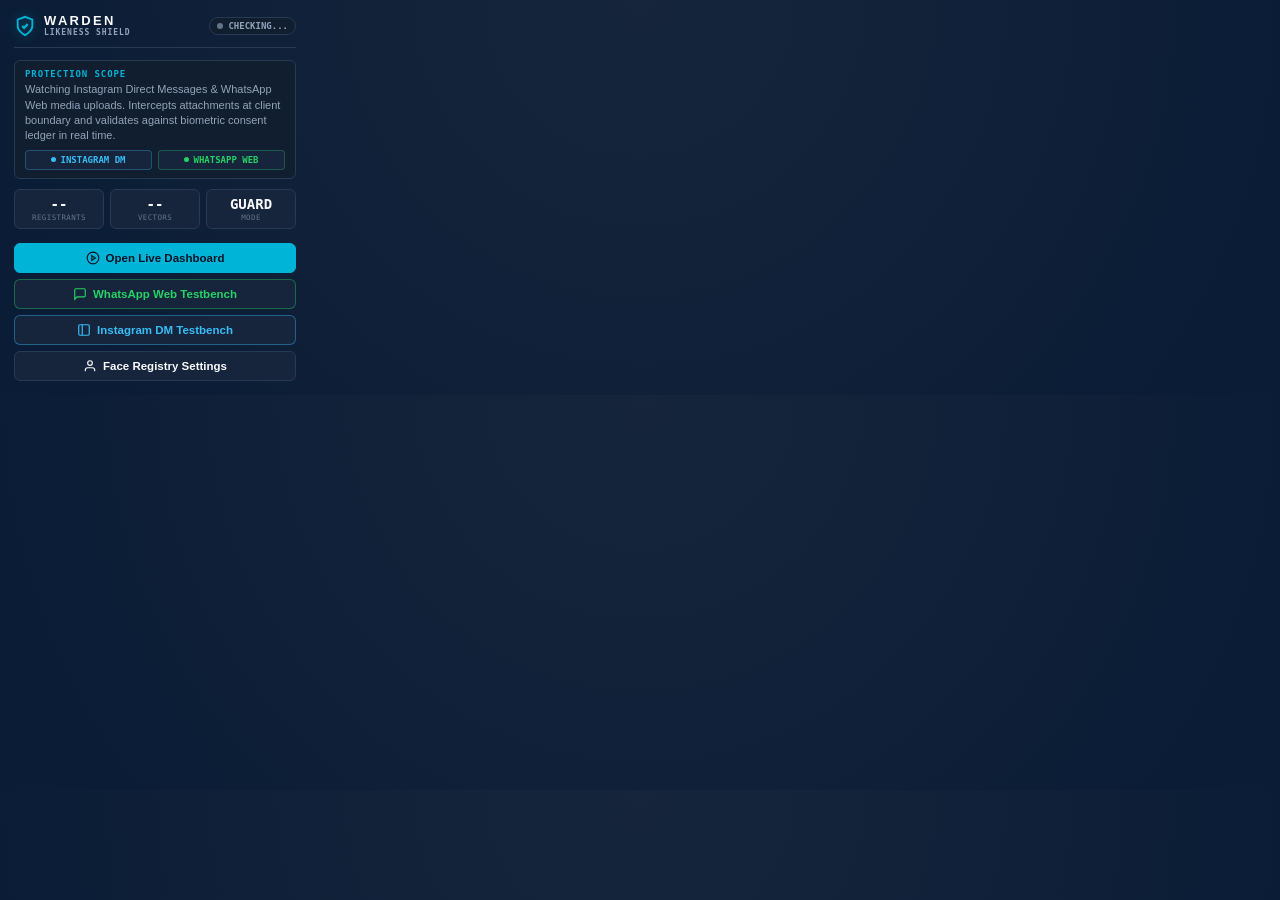
<file: extension/popup.html>
<!DOCTYPE html>
<html lang="en">
<head>
  <meta charset="UTF-8">
  <title>Warden Likeness Shield</title>
  <link rel="stylesheet" href="popup.css">
  <style>
    .platform-pills {
      display: flex;
      gap: 6px;
      margin-top: 6px;
    }
    .platform-pill {
      flex: 1;
      display: flex;
      align-items: center;
      justify-content: center;
      gap: 4px;
      padding: 4px;
      border-radius: 4px;
      background: #16253B;
      border: 1px solid #273A52;
      font-size: 9px;
      font-family: "JetBrains Mono", Consolas, monospace;
      font-weight: 600;
    }
    .platform-pill.ig {
      color: #38bdf8;
      border-color: rgba(56, 189, 248, 0.3);
    }
    .platform-pill.wa {
      color: #25d366;
      border-color: rgba(37, 211, 102, 0.3);
    }
    .pill-dot {
      width: 5px;
      height: 5px;
      border-radius: 50%;
      background: currentColor;
    }
  </style>
</head>
<body>
  <div class="popup-container">
    <div class="popup-header">
      <div class="brand-row">
        <svg class="shield-glyph" viewBox="0 0 24 24" fill="none" stroke="currentColor" stroke-width="2">
          <path d="M12 22s8-4 8-10V5l-8-3-8 3v7c0 6 8 10 8 10z"/>
          <path d="M9 12l2 2 4-4" stroke-width="2.5"/>
        </svg>
        <div class="title-stack">
          <span class="brand-name">WARDEN</span>
          <span class="brand-sub">LIKENESS SHIELD</span>
        </div>
      </div>
      <div class="status-pill" id="server-status-pill">
        <span class="status-dot" id="server-dot"></span>
        <span class="status-label" id="server-status-label">CHECKING...</span>
      </div>
    </div>

    <div class="popup-body">
      <div class="info-card">
        <div class="card-title">PROTECTION SCOPE</div>
        <div class="card-desc">
          Watching Instagram Direct Messages &amp; WhatsApp Web media uploads. Intercepts attachments at client boundary and validates against biometric consent ledger in real time.
        </div>
        <div class="platform-pills">
          <div class="platform-pill ig">
            <span class="pill-dot"></span> INSTAGRAM DM
          </div>
          <div class="platform-pill wa">
            <span class="pill-dot"></span> WHATSAPP WEB
          </div>
        </div>
      </div>

      <div class="stats-row">
        <div class="stat-box">
          <div class="stat-val" id="stat-registrants">--</div>
          <div class="stat-lbl">REGISTRANTS</div>
        </div>
        <div class="stat-box">
          <div class="stat-val" id="stat-vectors">--</div>
          <div class="stat-lbl">VECTORS</div>
        </div>
        <div class="stat-box">
          <div class="stat-val" id="stat-mode">GUARD</div>
          <div class="stat-lbl">MODE</div>
        </div>
      </div>
    </div>

    <div class="popup-footer">
      <button class="action-btn primary-btn" id="btn-open-dashboard">
        <svg width="14" height="14" viewBox="0 0 24 24" fill="none" stroke="currentColor" stroke-width="2"><circle cx="12" cy="12" r="10"/><polygon points="10 8 16 12 10 16 10 8"/></svg>
        Open Live Dashboard
      </button>
      <button class="action-btn secondary-btn" id="btn-open-wa-testbench" style="border-color: rgba(37, 211, 102, 0.4); color: #25d366;">
        <svg width="14" height="14" viewBox="0 0 24 24" fill="none" stroke="currentColor" stroke-width="2"><path d="M21 15a2 2 0 0 1-2 2H7l-4 4V5a2 2 0 0 1 2-2h14a2 2 0 0 1 2 2z"/></svg>
        WhatsApp Web Testbench
      </button>
      <button class="action-btn secondary-btn" id="btn-open-testbench" style="border-color: rgba(56, 189, 248, 0.4); color: #38bdf8;">
        <svg width="14" height="14" viewBox="0 0 24 24" fill="none" stroke="currentColor" stroke-width="2"><rect x="3" y="3" width="18" height="18" rx="2"/><path d="M9 3v18"/></svg>
        Instagram DM Testbench
      </button>
      <button class="action-btn secondary-btn" id="btn-open-ig-registry">
        <svg width="14" height="14" viewBox="0 0 24 24" fill="none" stroke="currentColor" stroke-width="2"><path d="M20 21v-2a4 4 0 0 0-4-4H8a4 4 0 0 0-4 4v2"/><circle cx="12" cy="7" r="4"/></svg>
        Face Registry Settings
      </button>
    </div>
  </div>

  <script src="popup.js"></script>
</body>
</html>
</file>
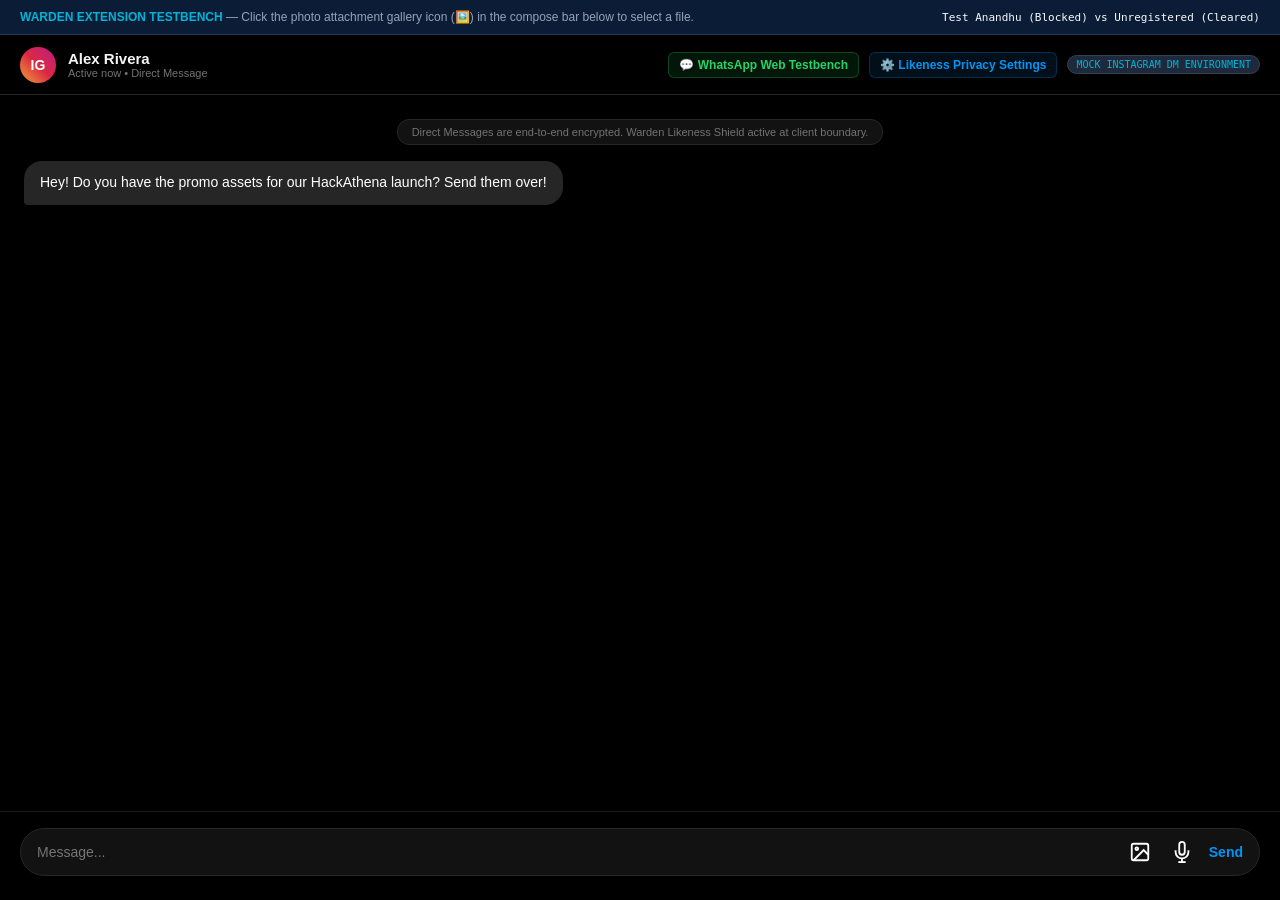
<file: extension/test_instagram_dm_mock.html>
<!DOCTYPE html>
<html lang="en">
<head>
  <meta charset="UTF-8">
  <meta name="viewport" content="width=device-width, initial-scale=1.0">
  <title>Instagram Direct — Mock Chat Attachment Testbench</title>
  <link rel="stylesheet" href="/extension/content.css">
  <script src="/extension/content.js" defer></script>
  <style>
    * {
      margin: 0;
      padding: 0;
      box-sizing: border-box;
    }
    body {
      background-color: #000000;
      color: #F5F5F5;
      font-family: -apple-system, BlinkMacSystemFont, "Segoe UI", Roboto, Helvetica, Arial, sans-serif;
      height: 100vh;
      display: flex;
      flex-direction: column;
    }

    /* Top simulated IG navbar */
    .ig-header {
      height: 60px;
      border-bottom: 1px solid #262626;
      display: flex;
      align-items: center;
      justify-content: space-between;
      padding: 0 20px;
      background: #000000;
    }
    .ig-user-profile {
      display: flex;
      align-items: center;
      gap: 12px;
    }
    .ig-avatar {
      width: 36px;
      height: 36px;
      border-radius: 50%;
      background: linear-gradient(45deg, #f09433 0%, #e6683c 25%, #dc2743 50%, #cc2366 75%, #bc1888 100%);
      display: flex;
      align-items: center;
      justify-content: center;
      font-weight: 700;
      font-size: 14px;
      color: #fff;
    }
    .ig-username {
      font-weight: 600;
      font-size: 15px;
    }
    .ig-badge-test {
      font-size: 10px;
      padding: 3px 8px;
      background: #1e293b;
      border: 1px solid #334155;
      border-radius: 99px;
      color: #00B4D8;
      font-family: monospace;
    }

    /* Main chat scroll container */
    .ig-chat-area {
      flex: 1;
      padding: 24px;
      overflow-y: auto;
      display: flex;
      flex-direction: column;
      gap: 16px;
    }
    .chat-bubble {
      max-width: 65%;
      padding: 12px 16px;
      border-radius: 18px;
      font-size: 14px;
      line-height: 1.4;
    }
    .bubble-incoming {
      align-self: flex-start;
      background-color: #262626;
      color: #fff;
      border-bottom-left-radius: 4px;
    }
    .bubble-outgoing {
      align-self: flex-end;
      background-color: #3797f0;
      color: #fff;
      border-bottom-right-radius: 4px;
    }
    .system-notice {
      align-self: center;
      text-align: center;
      font-size: 11px;
      color: #737373;
      background: #121212;
      padding: 6px 14px;
      border-radius: 12px;
      border: 1px solid #262626;
      max-width: 500px;
    }

    /* Attached image preview inside chat */
    .attached-preview-card {
      align-self: flex-end;
      background: #1a1a1a;
      border: 1px solid #333;
      border-radius: 14px;
      overflow: hidden;
      max-width: 240px;
      margin-top: 4px;
      animation: fadeIn 0.3s ease;
    }
    .attached-preview-card img {
      width: 100%;
      max-height: 200px;
      object-fit: cover;
      display: block;
    }
    .attached-meta {
      padding: 8px 10px;
      font-size: 11px;
      color: #2A9D8F;
      font-weight: 600;
      display: flex;
      align-items: center;
      gap: 6px;
    }

    @keyframes fadeIn {
      from { opacity: 0; transform: scale(0.95); }
      to { opacity: 1; transform: scale(1); }
    }

    /* Compose input bar at bottom */
    .ig-composer-container {
      padding: 16px 20px 24px 20px;
      background: #000000;
      border-top: 1px solid #1a1a1a;
    }
    .ig-composer-box {
      border: 1px solid #262626;
      border-radius: 24px;
      padding: 8px 16px;
      display: flex;
      align-items: center;
      gap: 12px;
      background: #121212;
      transition: border-color 0.2s ease;
    }
    .ig-composer-box:focus-within {
      border-color: #555555;
    }
    .ig-input-text {
      flex: 1;
      background: transparent;
      border: none;
      outline: none;
      color: #fff;
      font-size: 14px;
    }
    .ig-composer-actions {
      display: flex;
      align-items: center;
      gap: 12px;
    }
    .ig-icon-btn {
      background: none;
      border: none;
      color: #fff;
      cursor: pointer;
      display: flex;
      align-items: center;
      justify-content: center;
      padding: 4px;
      border-radius: 50%;
      transition: opacity 0.15s ease;
    }
    .ig-icon-btn:hover {
      opacity: 0.7;
    }
    .ig-send-btn {
      color: #0095f6;
      font-weight: 600;
      font-size: 14px;
      background: none;
      border: none;
      cursor: pointer;
    }

    /* Instructions sidebar / banner */
    .test-instructions {
      background: #0B1D36;
      border-bottom: 1px solid #273A52;
      padding: 10px 20px;
      font-size: 12px;
      color: #94A3B8;
      display: flex;
      align-items: center;
      justify-content: space-between;
    }
    .test-instructions strong {
      color: #00B4D8;
    }
  </style>
</head>
<body>

  <div class="test-instructions">
    <div>
      <strong>WARDEN EXTENSION TESTBENCH</strong> — Click the photo attachment gallery icon (🖼️) in the compose bar below to select a file.
    </div>
    <div style="font-family: monospace; font-size: 11px; color: #F8FAFC;">
      Test Anandhu (Blocked) vs Unregistered (Cleared)
    </div>
  </div>

  <header class="ig-header">
    <div class="ig-user-profile">
      <div class="ig-avatar">IG</div>
      <div>
        <div class="ig-username">Alex Rivera</div>
        <div style="font-size: 11px; color: #737373;">Active now • Direct Message</div>
      </div>
    </div>
    <div style="display: flex; align-items: center; gap: 10px;">
      <a href="/test_whatsapp_web_mock.html" style="font-size: 12px; color: #25d366; text-decoration: none; font-weight: 600; padding: 5px 10px; border-radius: 6px; background: rgba(37, 211, 102, 0.1); border: 1px solid rgba(37, 211, 102, 0.25);">
        💬 WhatsApp Web Testbench
      </a>
      <a href="/mock_instagram_registry.html" style="font-size: 12px; color: #0095f6; text-decoration: none; font-weight: 600; padding: 5px 10px; border-radius: 6px; background: rgba(0, 149, 246, 0.1); border: 1px solid rgba(0, 149, 246, 0.25);">
        ⚙️ Likeness Privacy Settings
      </a>
      <div class="ig-badge-test">MOCK INSTAGRAM DM ENVIRONMENT</div>
    </div>
  </header>

  <main class="ig-chat-area" id="chat-messages" role="main">
    <div class="system-notice">
      Direct Messages are end-to-end encrypted. Warden Likeness Shield active at client boundary.
    </div>
    <div class="chat-bubble bubble-incoming">
      Hey! Do you have the promo assets for our HackAthena launch? Send them over!
    </div>
  </main>

  <div class="ig-composer-container">
    <div class="ig-composer-box">
      <!-- Hidden native file input identical to Instagram DM -->
      <input type="file" id="dm-photo-input" accept="image/jpeg,image/png,image/webp,video/mp4,video/quicktime" multiple style="display:none;" />

      <input type="text" class="ig-input-text" id="dm-text-input" placeholder="Message..." />

      <div class="ig-composer-actions">
        <!-- Photo Attachment Button (Targeted by Extension) -->
        <button class="ig-icon-btn" id="dm-attach-photo-btn" title="Add Photo or Video" aria-label="Add Photo or Video">
          <svg width="22" height="22" viewBox="0 0 24 24" fill="none" stroke="currentColor" stroke-width="2">
            <rect x="3" y="3" width="18" height="18" rx="2" ry="2"></rect>
            <circle cx="8.5" cy="8.5" r="1.5"></circle>
            <polyline points="21 15 16 10 5 21"></polyline>
          </svg>
        </button>

        <!-- Voice Note Button -->
        <button class="ig-icon-btn" title="Record Voice Message" aria-label="Record Voice Message">
          <svg width="22" height="22" viewBox="0 0 24 24" fill="none" stroke="currentColor" stroke-width="2">
            <path d="M12 1a3 3 0 0 0-3 3v8a3 3 0 0 0 6 0V4a3 3 0 0 0-3-3z"></path>
            <path d="M19 10v2a7 7 0 0 1-14 0v-2"></path>
            <line x1="12" y1="19" x2="12" y2="23"></line>
            <line x1="8" y1="23" x2="16" y2="23"></line>
          </svg>
        </button>

        <button class="ig-send-btn" id="dm-send-btn">Send</button>
      </div>
    </div>
  </div>

  <script>
    // Native simulated Instagram DM attach handler
    const attachBtn = document.getElementById("dm-attach-photo-btn");
    const fileInput = document.getElementById("dm-photo-input");
    const chatArea = document.getElementById("chat-messages");

    attachBtn.addEventListener("click", () => {
      fileInput.click();
    });

    // Native Instagram DM file change event
    // NOTE: If Warden blocks the file, this listener will NEVER be executed!
    // If Warden clears the file, this listener executes normally and attaches the photo.
    fileInput.addEventListener("change", (e) => {
      const files = e.target.files;
      if (!files || files.length === 0) return;

      console.log(`[Native Instagram UI] ${files.length} attachment(s) received and permitted:`, Array.from(files).map(f => f.name));

      Array.from(files).forEach((file) => {
        const isVideo = (file.type && file.type.startsWith("video/")) || /\.(mp4|webm|avi|mov)$/i.test(file.name);
        const mediaUrl = URL.createObjectURL(file);
        const card = document.createElement("div");
        card.className = "attached-preview-card";
        const mediaTag = isVideo 
          ? `<video src="${mediaUrl}" controls autoplay muted style="width:100%; max-height:220px; border-radius:8px;"></video>`
          : `<img src="${mediaUrl}" alt="Attached Photo" />`;

        card.innerHTML = `
          ${mediaTag}
          <div class="attached-meta">
            <svg width="12" height="12" viewBox="0 0 24 24" fill="none" stroke="currentColor" stroke-width="2.5">
              <polyline points="20 6 9 17 4 12"></polyline>
            </svg>
            Attached: ${file.name.substring(0, 16)}...
          </div>
        `;
        chatArea.appendChild(card);
        chatArea.scrollTop = chatArea.scrollHeight;
      });
    });
  </script>
</body>
</html>
</file>
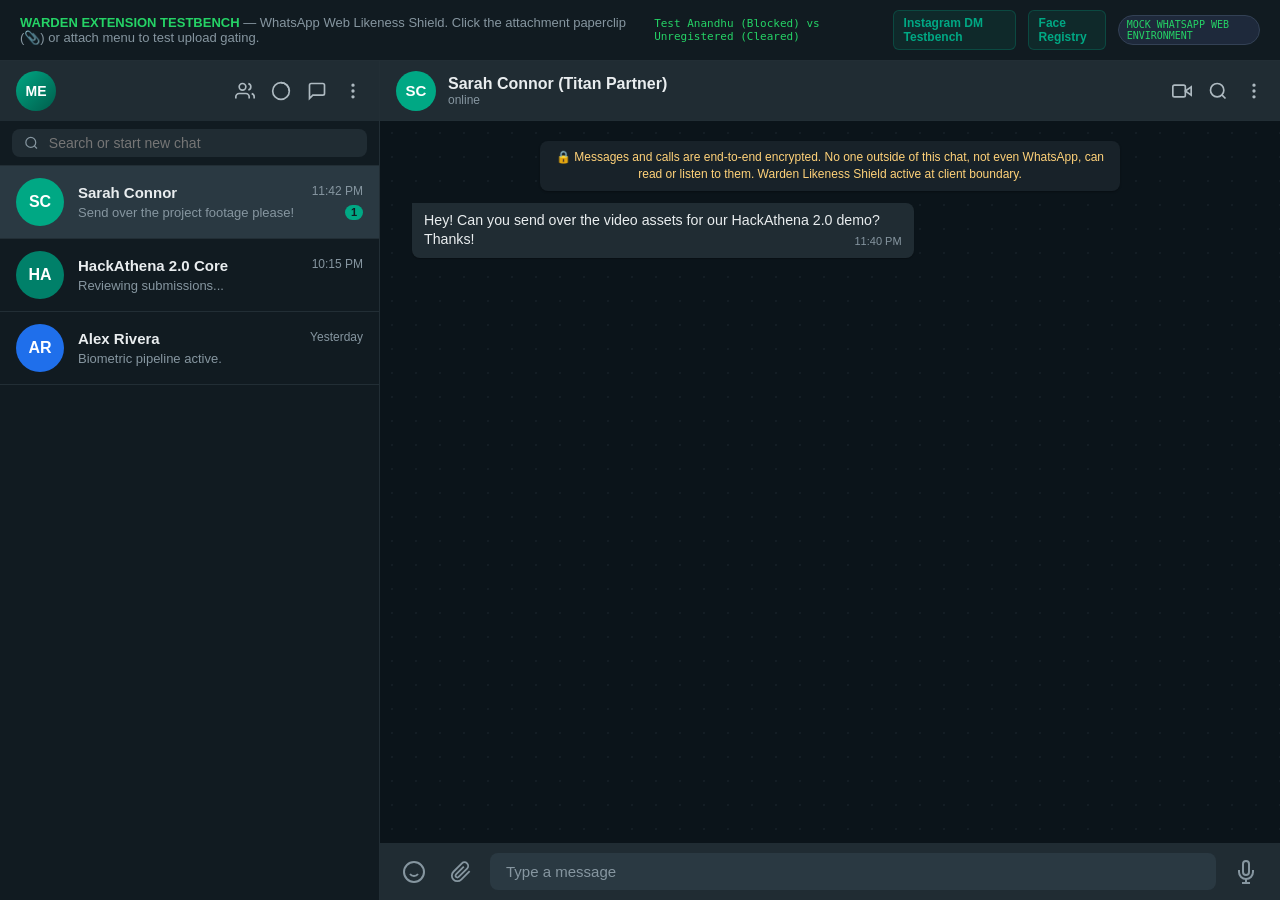
<file: extension/test_whatsapp_web_mock.html>
<!DOCTYPE html>
<html lang="en">
<head>
  <meta charset="UTF-8">
  <meta name="viewport" content="width=device-width, initial-scale=1.0">
  <title>WhatsApp Web — Mock Chat Attachment Testbench</title>
  <link rel="stylesheet" href="/extension/content.css">
  <script src="/extension/content.js" defer></script>
  <style>
    * {
      margin: 0;
      padding: 0;
      box-sizing: border-box;
    }
    body {
      background-color: #0c1317;
      color: #e9edef;
      font-family: -apple-system, BlinkMacSystemFont, "Segoe UI", Roboto, Helvetica, Arial, sans-serif;
      height: 100vh;
      display: flex;
      flex-direction: column;
      overflow: hidden;
    }

    /* Top simulated environment header */
    .test-instructions {
      background: #111b21;
      border-bottom: 1px solid #222e35;
      padding: 10px 20px;
      font-size: 13px;
      color: #8696a0;
      display: flex;
      align-items: center;
      justify-content: space-between;
      flex-shrink: 0;
    }
    .test-instructions strong {
      color: #25d366;
    }
    .test-links {
      display: flex;
      gap: 12px;
      align-items: center;
    }
    .test-btn-link {
      font-size: 12px;
      color: #00a884;
      text-decoration: none;
      font-weight: 600;
      padding: 5px 10px;
      border-radius: 6px;
      background: rgba(0, 168, 132, 0.1);
      border: 1px solid rgba(0, 168, 132, 0.25);
      transition: background 0.15s ease;
    }
    .test-btn-link:hover {
      background: rgba(0, 168, 132, 0.2);
    }
    .wa-badge-test {
      font-size: 10px;
      padding: 3px 8px;
      background: #1e293b;
      border: 1px solid #334155;
      border-radius: 99px;
      color: #25d366;
      font-family: monospace;
    }

    /* Main WhatsApp Web layout */
    .wa-container {
      flex: 1;
      display: flex;
      height: calc(100vh - 45px);
      overflow: hidden;
      background-color: #111b21;
    }

    /* Left Sidebar: Conversations */
    .wa-sidebar {
      width: 380px;
      background-color: #111b21;
      border-right: 1px solid #222e35;
      display: flex;
      flex-direction: column;
      flex-shrink: 0;
    }
    .wa-sidebar-header {
      height: 60px;
      background-color: #202c33;
      padding: 10px 16px;
      display: flex;
      align-items: center;
      justify-content: space-between;
    }
    .wa-my-avatar {
      width: 40px;
      height: 40px;
      border-radius: 50%;
      background: linear-gradient(135deg, #00a884, #005c4b);
      display: flex;
      align-items: center;
      justify-content: center;
      font-weight: bold;
      font-size: 14px;
      color: #fff;
    }
    .wa-header-icons {
      display: flex;
      gap: 16px;
      color: #aebac1;
    }
    .wa-icon-action {
      background: none;
      border: none;
      color: #aebac1;
      cursor: pointer;
      display: flex;
      align-items: center;
      justify-content: center;
    }
    .wa-icon-action:hover {
      color: #e9edef;
    }

    /* Search bar */
    .wa-search-box {
      padding: 8px 12px;
      background-color: #111b21;
      border-bottom: 1px solid #222e35;
    }
    .wa-search-input-wrap {
      background-color: #202c33;
      border-radius: 8px;
      display: flex;
      align-items: center;
      padding: 6px 12px;
      gap: 10px;
    }
    .wa-search-input {
      background: none;
      border: none;
      outline: none;
      color: #d1d7db;
      font-size: 14px;
      width: 100%;
    }

    /* Chat list */
    .wa-chat-list {
      flex: 1;
      overflow-y: auto;
    }
    .wa-chat-item {
      display: flex;
      align-items: center;
      gap: 14px;
      padding: 12px 16px;
      cursor: pointer;
      border-bottom: 1px solid #222e35;
      transition: background 0.15s ease;
    }
    .wa-chat-item:hover {
      background-color: #202c33;
    }
    .wa-chat-item.active {
      background-color: #2a3942;
    }
    .wa-chat-avatar {
      width: 48px;
      height: 48px;
      border-radius: 50%;
      background: #00a884;
      display: flex;
      align-items: center;
      justify-content: center;
      font-weight: 700;
      font-size: 16px;
      color: #fff;
      flex-shrink: 0;
    }
    .wa-chat-info {
      flex: 1;
      min-width: 0;
    }
    .wa-chat-top {
      display: flex;
      justify-content: space-between;
      margin-bottom: 4px;
    }
    .wa-chat-name {
      font-weight: 600;
      font-size: 15px;
      color: #e9edef;
    }
    .wa-chat-time {
      font-size: 12px;
      color: #8696a0;
    }
    .wa-chat-sub {
      display: flex;
      justify-content: space-between;
      font-size: 13px;
      color: #8696a0;
      white-space: nowrap;
      overflow: hidden;
      text-overflow: ellipsis;
    }
    .wa-unread-badge {
      background-color: #00a884;
      color: #111b21;
      font-size: 11px;
      font-weight: bold;
      border-radius: 10px;
      padding: 1px 6px;
    }

    /* Right Chat Main Area */
    .wa-chat-area {
      flex: 1;
      display: flex;
      flex-direction: column;
      background-color: #0b141a;
      position: relative;
    }

    /* Chat header */
    .wa-chat-header {
      height: 60px;
      background-color: #202c33;
      padding: 10px 16px;
      display: flex;
      align-items: center;
      justify-content: space-between;
      border-bottom: 1px solid #222e35;
      z-index: 10;
    }
    .wa-chat-partner {
      display: flex;
      align-items: center;
      gap: 12px;
    }
    .wa-partner-avatar {
      width: 40px;
      height: 40px;
      border-radius: 50%;
      background: #00a884;
      display: flex;
      align-items: center;
      justify-content: center;
      font-weight: 700;
      font-size: 15px;
      color: #fff;
    }
    .wa-partner-name {
      font-size: 16px;
      font-weight: 600;
      color: #e9edef;
    }
    .wa-partner-status {
      font-size: 12px;
      color: #8696a0;
    }

    /* Message history container with subtle doodle background */
    .wa-messages-box {
      flex: 1;
      padding: 20px 32px;
      overflow-y: auto;
      display: flex;
      flex-direction: column;
      gap: 12px;
      background-color: #0b141a;
      background-image: radial-gradient(rgba(32, 44, 51, 0.4) 1px, transparent 1px);
      background-size: 24px 24px;
    }

    /* Encryption notice */
    .wa-encryption-pill {
      align-self: center;
      text-align: center;
      font-size: 12px;
      color: #ffd279;
      background: #182229;
      padding: 8px 16px;
      border-radius: 8px;
      max-width: 580px;
      box-shadow: 0 1px 2px rgba(0,0,0,0.3);
      line-height: 1.4;
    }

    /* Chat Bubbles */
    .wa-bubble {
      max-width: 60%;
      padding: 8px 12px;
      border-radius: 8px;
      font-size: 14.2px;
      line-height: 1.4;
      position: relative;
      box-shadow: 0 1px 1px rgba(0,0,0,0.25);
    }
    .wa-bubble-incoming {
      align-self: flex-start;
      background-color: #202c33;
      color: #e9edef;
      border-top-left-radius: 0px;
    }
    .wa-bubble-outgoing {
      align-self: flex-end;
      background-color: #005c4b;
      color: #e9edef;
      border-top-right-radius: 0px;
    }
    .wa-bubble-meta {
      font-size: 11px;
      color: #8696a0;
      float: right;
      margin-left: 12px;
      margin-top: 4px;
      display: flex;
      align-items: center;
      gap: 4px;
    }
    .wa-bubble-outgoing .wa-bubble-meta {
      color: #8696a0;
    }
    .wa-check-blue {
      color: #53bdeb;
    }

    /* Media attachment message preview */
    .wa-media-preview-card {
      align-self: flex-end;
      background: #005c4b;
      border-radius: 8px;
      overflow: hidden;
      max-width: 280px;
      border-top-right-radius: 0;
      box-shadow: 0 2px 4px rgba(0,0,0,0.3);
      animation: waPopIn 0.25s ease;
    }
    @keyframes waPopIn {
      from { opacity: 0; transform: scale(0.95); }
      to { opacity: 1; transform: scale(1); }
    }
    .wa-media-preview-card img,
    .wa-media-preview-card video {
      width: 100%;
      max-height: 240px;
      object-fit: cover;
      display: block;
    }
    .wa-media-preview-card .wa-media-caption {
      padding: 8px 12px;
      font-size: 13.5px;
      display: flex;
      justify-content: space-between;
      align-items: center;
    }

    /* Bottom Composer Bar */
    .wa-composer {
      background-color: #202c33;
      padding: 10px 16px;
      display: flex;
      align-items: center;
      gap: 12px;
      position: relative;
    }
    .wa-btn-icon {
      background: none;
      border: none;
      color: #8696a0;
      cursor: pointer;
      padding: 6px;
      border-radius: 50%;
      display: flex;
      align-items: center;
      justify-content: center;
      transition: color 0.15s, background 0.15s;
    }
    .wa-btn-icon:hover {
      color: #d1d7db;
      background: rgba(255,255,255,0.05);
    }
    .wa-input-text {
      flex: 1;
      background-color: #2a3942;
      border: none;
      outline: none;
      color: #d1d7db;
      font-size: 15px;
      padding: 10px 16px;
      border-radius: 8px;
    }
    .wa-input-text::placeholder {
      color: #8696a0;
    }

    /* Interactive Attach Menu Popup */
    .wa-attach-menu {
      position: absolute;
      bottom: 64px;
      left: 48px;
      background-color: #233138;
      border-radius: 12px;
      box-shadow: 0 4px 16px rgba(0,0,0,0.5);
      padding: 8px;
      display: none;
      flex-direction: column;
      gap: 4px;
      z-index: 100;
      min-width: 180px;
      border: 1px solid #2a3942;
    }
    .wa-attach-menu.open {
      display: flex;
    }
    .wa-attach-item {
      display: flex;
      align-items: center;
      gap: 12px;
      padding: 10px 12px;
      border-radius: 8px;
      background: none;
      border: none;
      color: #e9edef;
      font-size: 14px;
      cursor: pointer;
      text-align: left;
      transition: background 0.15s ease;
      width: 100%;
    }
    .wa-attach-item:hover {
      background-color: #182229;
    }
    .wa-attach-icon-circle {
      width: 32px;
      height: 32px;
      border-radius: 50%;
      display: flex;
      align-items: center;
      justify-content: center;
      color: white;
    }
  </style>
</head>
<body>

  <!-- Instructions banner -->
  <div class="test-instructions">
    <div>
      <strong>WARDEN EXTENSION TESTBENCH</strong> — WhatsApp Web Likeness Shield. Click the attachment paperclip (📎) or attach menu to test upload gating.
    </div>
    <div class="test-links">
      <div style="font-family: monospace; font-size: 11px; color: #25D366;">
        Test Anandhu (Blocked) vs Unregistered (Cleared)
      </div>
      <a href="/test_instagram_dm_mock.html" class="test-btn-link">
        Instagram DM Testbench
      </a>
      <a href="/mock_instagram_registry.html" class="test-btn-link">
        Face Registry
      </a>
      <div class="wa-badge-test">MOCK WHATSAPP WEB ENVIRONMENT</div>
    </div>
  </div>

  <div class="wa-container">
    <!-- Left Chat Sidebar -->
    <aside class="wa-sidebar">
      <div class="wa-sidebar-header">
        <div class="wa-my-avatar">ME</div>
        <div class="wa-header-icons">
          <button class="wa-icon-action" title="Communities">
            <svg width="20" height="20" viewBox="0 0 24 24" fill="none" stroke="currentColor" stroke-width="2"><path d="M17 21v-2a4 4 0 0 0-4-4H5a4 4 0 0 0-4 4v2"/><circle cx="9" cy="7" r="4"/><path d="M23 21v-2a4 4 0 0 0-3-3.87"/><path d="M16 3.13a4 4 0 0 1 0 7.75"/></svg>
          </button>
          <button class="wa-icon-action" title="Status">
            <svg width="20" height="20" viewBox="0 0 24 24" fill="none" stroke="currentColor" stroke-width="2"><circle cx="12" cy="12" r="10"/><path d="M12 2a10 10 0 0 1 10 10"/></svg>
          </button>
          <button class="wa-icon-action" title="New Chat">
            <svg width="20" height="20" viewBox="0 0 24 24" fill="none" stroke="currentColor" stroke-width="2"><path d="M21 15a2 2 0 0 1-2 2H7l-4 4V5a2 2 0 0 1 2-2h14a2 2 0 0 1 2 2z"/></svg>
          </button>
          <button class="wa-icon-action" title="Menu">
            <svg width="20" height="20" viewBox="0 0 24 24" fill="none" stroke="currentColor" stroke-width="2"><circle cx="12" cy="12" r="1"/><circle cx="12" cy="5" r="1"/><circle cx="12" cy="19" r="1"/></svg>
          </button>
        </div>
      </div>

      <div class="wa-search-box">
        <div class="wa-search-input-wrap">
          <svg width="16" height="16" viewBox="0 0 24 24" fill="none" stroke="#8696a0" stroke-width="2"><circle cx="11" cy="11" r="8"/><line x1="21" y1="21" x2="16.65" y2="16.65"/></svg>
          <input type="text" class="wa-search-input" placeholder="Search or start new chat">
        </div>
      </div>

      <div class="wa-chat-list">
        <div class="wa-chat-item active">
          <div class="wa-chat-avatar" style="background:#00a884;">SC</div>
          <div class="wa-chat-info">
            <div class="wa-chat-top">
              <span class="wa-chat-name">Sarah Connor</span>
              <span class="wa-chat-time">11:42 PM</span>
            </div>
            <div class="wa-chat-sub">
              <span>Send over the project footage please!</span>
              <span class="wa-unread-badge">1</span>
            </div>
          </div>
        </div>

        <div class="wa-chat-item">
          <div class="wa-chat-avatar" style="background:#008069;">HA</div>
          <div class="wa-chat-info">
            <div class="wa-chat-top">
              <span class="wa-chat-name">HackAthena 2.0 Core</span>
              <span class="wa-chat-time">10:15 PM</span>
            </div>
            <div class="wa-chat-sub">
              <span>Reviewing submissions...</span>
            </div>
          </div>
        </div>

        <div class="wa-chat-item">
          <div class="wa-chat-avatar" style="background:#1f6feb;">AR</div>
          <div class="wa-chat-info">
            <div class="wa-chat-top">
              <span class="wa-chat-name">Alex Rivera</span>
              <span class="wa-chat-time">Yesterday</span>
            </div>
            <div class="wa-chat-sub">
              <span>Biometric pipeline active.</span>
            </div>
          </div>
        </div>
      </div>
    </aside>

    <!-- Right Chat Main Panel -->
    <main class="wa-chat-area">
      <header class="wa-chat-header">
        <div class="wa-chat-partner">
          <div class="wa-partner-avatar">SC</div>
          <div>
            <div class="wa-partner-name">Sarah Connor (Titan Partner)</div>
            <div class="wa-partner-status">online</div>
          </div>
        </div>
        <div class="wa-header-icons">
          <button class="wa-icon-action" title="Video call">
            <svg width="20" height="20" viewBox="0 0 24 24" fill="none" stroke="currentColor" stroke-width="2"><polygon points="23 7 16 12 23 17 23 7"/><rect x="1" y="5" width="15" height="14" rx="2" ry="2"/></svg>
          </button>
          <button class="wa-icon-action" title="Search messages">
            <svg width="20" height="20" viewBox="0 0 24 24" fill="none" stroke="currentColor" stroke-width="2"><circle cx="11" cy="11" r="8"/><line x1="21" y1="21" x2="16.65" y2="16.65"/></svg>
          </button>
          <button class="wa-icon-action" title="More options">
            <svg width="20" height="20" viewBox="0 0 24 24" fill="none" stroke="currentColor" stroke-width="2"><circle cx="12" cy="12" r="1"/><circle cx="12" cy="5" r="1"/><circle cx="12" cy="19" r="1"/></svg>
          </button>
        </div>
      </header>

      <div class="wa-messages-box" id="wa-messages-box">
        <div class="wa-encryption-pill">
          🔒 Messages and calls are end-to-end encrypted. No one outside of this chat, not even WhatsApp, can read or listen to them. Warden Likeness Shield active at client boundary.
        </div>

        <div class="wa-bubble wa-bubble-incoming">
          Hey! Can you send over the video assets for our HackAthena 2.0 demo? Thanks!
          <span class="wa-bubble-meta">11:40 PM</span>
        </div>
      </div>

      <!-- Attach menu popup -->
      <div class="wa-attach-menu" id="wa-attach-menu">
        <button class="wa-attach-item" id="wa-menu-photos">
          <div class="wa-attach-icon-circle" style="background:#ac44cf;">
            <svg width="18" height="18" viewBox="0 0 24 24" fill="none" stroke="currentColor" stroke-width="2"><rect x="3" y="3" width="18" height="18" rx="2"/><circle cx="8.5" cy="8.5" r="1.5"/><polyline points="21 15 16 10 5 21"/></svg>
          </div>
          <span>Photos &amp; videos</span>
        </button>
        <button class="wa-attach-item" id="wa-menu-camera">
          <div class="wa-attach-icon-circle" style="background:#eb4034;">
            <svg width="18" height="18" viewBox="0 0 24 24" fill="none" stroke="currentColor" stroke-width="2"><path d="M23 19a2 2 0 0 1-2 2H3a2 2 0 0 1-2-2V8a2 2 0 0 1 2-2h4l2-3h6l2 3h4a2 2 0 0 1 2 2z"/><circle cx="12" cy="13" r="4"/></svg>
          </div>
          <span>Camera</span>
        </button>
        <button class="wa-attach-item" id="wa-menu-document">
          <div class="wa-attach-icon-circle" style="background:#5157ae;">
            <svg width="18" height="18" viewBox="0 0 24 24" fill="none" stroke="currentColor" stroke-width="2"><path d="M14 2H6a2 2 0 0 0-2 2v16a2 2 0 0 0 2 2h12a2 2 0 0 0 2-2V8z"/><polyline points="14 2 14 8 20 8"/></svg>
          </div>
          <span>Document</span>
        </button>
      </div>

      <!-- Composer Bar -->
      <div class="wa-composer">
        <!-- Hidden native file input identical to WhatsApp Web -->
        <input type="file" id="wa-photo-input" accept="image/jpeg,image/png,image/webp,video/mp4,video/quicktime,video/webm" multiple style="display:none;" />

        <button class="wa-btn-icon" title="Emoji">
          <svg width="24" height="24" viewBox="0 0 24 24" fill="none" stroke="currentColor" stroke-width="2"><circle cx="12" cy="12" r="10"/><path d="M8 14s1.5 2 4 2 4-2 4-2"/><line x1="9" y1="9" x2="9.01" y2="9"/><line x1="15" y1="9" x2="15.01" y2="9"/></svg>
        </button>

        <!-- Paperclip Attach Button (Targeted by Extension) -->
        <button class="wa-btn-icon" id="wa-attach-btn" title="Attach media" aria-label="Attach media">
          <svg width="22" height="22" viewBox="0 0 24 24" fill="none" stroke="currentColor" stroke-width="2"><path d="M21.44 11.05l-9.19 9.19a6 6 0 0 1-8.49-8.49l9.19-9.19a4 4 0 0 1 5.66 5.66l-9.2 9.19a2 2 0 0 1-2.83-2.83l8.49-8.48"/></svg>
        </button>

        <input type="text" class="wa-input-text" id="wa-text-input" placeholder="Type a message" />

        <button class="wa-btn-icon" id="wa-send-btn" title="Send or voice message">
          <svg width="24" height="24" viewBox="0 0 24 24" fill="none" stroke="currentColor" stroke-width="2"><path d="M12 1a3 3 0 0 0-3 3v8a3 3 0 0 0 6 0V4a3 3 0 0 0-3-3z"/><path d="M19 10v2a7 7 0 0 1-14 0v-2"/><line x1="12" y1="19" x2="12" y2="23"/><line x1="8" y1="23" x2="16" y2="23"/></svg>
        </button>
      </div>
    </main>
  </div>

  <script>
    const attachBtn = document.getElementById("wa-attach-btn");
    const attachMenu = document.getElementById("wa-attach-menu");
    const menuPhotos = document.getElementById("wa-menu-photos");
    const fileInput = document.getElementById("wa-photo-input");
    const messagesBox = document.getElementById("wa-messages-box");

    // Toggle menu
    attachBtn.addEventListener("click", (e) => {
      e.stopPropagation();
      attachMenu.classList.toggle("open");
    });

    document.addEventListener("click", () => {
      attachMenu.classList.remove("open");
    });

    menuPhotos.addEventListener("click", () => {
      attachMenu.classList.remove("open");
      fileInput.click();
    });

    // Native file input change listener (cleared files reach here after Warden approves)
    fileInput.addEventListener("change", (e) => {
      const files = e.target.files;
      if (!files || files.length === 0) return;

      console.log(`[Native WhatsApp Web UI] ${files.length} attachment(s) verified and received:`, Array.from(files).map(f => f.name));

      Array.from(files).forEach((file) => {
        const isVideo = (file.type && file.type.startsWith("video/")) || /\.(mp4|webm|avi|mov)$/i.test(file.name);
        const mediaUrl = URL.createObjectURL(file);
        const card = document.createElement("div");
        card.className = "wa-media-preview-card";

        const mediaTag = isVideo 
          ? `<video src="${mediaUrl}" controls autoplay muted style="width:100%; max-height:220px;"></video>`
          : `<img src="${mediaUrl}" alt="Attached Photo" />`;

        const timeNow = new Date().toLocaleTimeString([], { hour: '2-digit', minute: '2-digit' });

        card.innerHTML = `
          ${mediaTag}
          <div class="wa-media-caption">
            <span>${file.name.substring(0, 18)}...</span>
            <span class="wa-bubble-meta">
              ${timeNow}
              <span class="wa-check-blue">✓✓</span>
            </span>
          </div>
        `;
        messagesBox.appendChild(card);
        messagesBox.scrollTop = messagesBox.scrollHeight;
      });
    });
  </script>
</body>
</html>
</file>
<file: extension/popup.css>
/* ==========================================================================
   WARDEN — Chrome Extension Toolbar Popup Styling
   ========================================================================== */

* {
  margin: 0;
  padding: 0;
  box-sizing: border-box;
}

body {
  width: 310px;
  background-color: #0B1D36;
  background-image: radial-gradient(circle at 50% 0%, #16253B 0%, #0B1D36 85%);
  color: #F8FAFC;
  font-family: -apple-system, BlinkMacSystemFont, "Segoe UI", Roboto, sans-serif;
  overflow: hidden;
}

.popup-container {
  display: flex;
  flex-direction: column;
  padding: 14px;
  gap: 12px;
}

.popup-header {
  display: flex;
  align-items: center;
  justify-content: space-between;
  border-bottom: 1px solid #273A52;
  padding-bottom: 10px;
}

.brand-row {
  display: flex;
  align-items: center;
  gap: 8px;
}

.shield-glyph {
  width: 22px;
  height: 22px;
  color: #00B4D8;
  filter: drop-shadow(0 0 6px rgba(0, 180, 216, 0.4));
}

.title-stack {
  display: flex;
  flex-direction: column;
}

.brand-name {
  font-family: -apple-system, BlinkMacSystemFont, sans-serif;
  font-size: 13px;
  font-weight: 800;
  letter-spacing: 0.18em;
  color: #F8FAFC;
  line-height: 1.1;
}

.brand-sub {
  font-family: "JetBrains Mono", Consolas, monospace;
  font-size: 8px;
  font-weight: 600;
  letter-spacing: 0.12em;
  color: #94A3B8;
}

.status-pill {
  display: flex;
  align-items: center;
  gap: 5px;
  padding: 3px 7px;
  background: #101E30;
  border: 1px solid #273A52;
  border-radius: 99px;
  font-family: "JetBrains Mono", Consolas, monospace;
  font-size: 9px;
  font-weight: 600;
  color: #94A3B8;
}

.status-dot {
  width: 6px;
  height: 6px;
  border-radius: 50%;
  background: #64748B;
}

.status-pill.online {
  border-color: rgba(42, 157, 143, 0.4);
  color: #2A9D8F;
}

.status-pill.online .status-dot {
  background: #2A9D8F;
  box-shadow: 0 0 6px rgba(42, 157, 143, 0.6);
}

.status-pill.offline {
  border-color: rgba(230, 57, 70, 0.4);
  color: #E63946;
}

.status-pill.offline .status-dot {
  background: #E63946;
}

.popup-body {
  display: flex;
  flex-direction: column;
  gap: 10px;
}

.info-card {
  background: #101E30;
  border: 1px solid #273A52;
  border-radius: 6px;
  padding: 8px 10px;
}

.card-title {
  font-family: "JetBrains Mono", Consolas, monospace;
  font-size: 9px;
  font-weight: 700;
  letter-spacing: 0.1em;
  color: #00B4D8;
  margin-bottom: 3px;
}

.card-desc {
  font-size: 11px;
  line-height: 1.4;
  color: #94A3B8;
}

.stats-row {
  display: grid;
  grid-template-columns: repeat(3, 1fr);
  gap: 6px;
}

.stat-box {
  background: #16253B;
  border: 1px solid #273A52;
  border-radius: 6px;
  padding: 6px 4px;
  text-align: center;
}

.stat-val {
  font-family: "JetBrains Mono", Consolas, monospace;
  font-size: 14px;
  font-weight: 700;
  color: #F8FAFC;
}

.stat-lbl {
  font-family: "JetBrains Mono", Consolas, monospace;
  font-size: 7.5px;
  color: #64748B;
  letter-spacing: 0.05em;
  margin-top: 1px;
}

.popup-footer {
  display: flex;
  flex-direction: column;
  gap: 6px;
  margin-top: 2px;
}

.action-btn {
  display: flex;
  align-items: center;
  justify-content: center;
  gap: 6px;
  width: 100%;
  padding: 7px 10px;
  border-radius: 6px;
  font-family: -apple-system, BlinkMacSystemFont, sans-serif;
  font-size: 11.5px;
  font-weight: 600;
  cursor: pointer;
  transition: all 0.15s ease;
}

.primary-btn {
  background: #00B4D8;
  border: 1px solid #00B4D8;
  color: #071324;
}

.primary-btn:hover {
  background: #38bdf8;
  border-color: #38bdf8;
}

.secondary-btn {
  background: #16253B;
  border: 1px solid #273A52;
  color: #F8FAFC;
}

.secondary-btn:hover {
  background: #1E314B;
  border-color: #3D5575;
}
</file>
<file: extension/content.css>
/* ==========================================================================
   WARDEN — Instagram DM Upload Gating Badge (Content Script Styling)
   Consistent with Executive Obsidian & Cybersecurity Biometrics Aesthetic
   ========================================================================== */

.warden-dm-badge-container {
  position: fixed;
  bottom: 84px;
  right: 28px;
  z-index: 2147483647;
  display: flex;
  flex-direction: column;
  gap: 6px;
  pointer-events: all;
  animation: wardenSlideUp 0.25s cubic-bezier(0.16, 1, 0.3, 1) forwards;
  font-family: -apple-system, BlinkMacSystemFont, "Segoe UI", Roboto, sans-serif;
  box-sizing: border-box;
}

@keyframes wardenSlideUp {
  from {
    opacity: 0;
    transform: translateY(12px) scale(0.96);
  }
  to {
    opacity: 1;
    transform: translateY(0) scale(1);
  }
}

.warden-dm-badge {
  display: flex;
  align-items: flex-start;
  gap: 10px;
  background-color: #0B1D36;
  background-image: radial-gradient(circle at 10% 20%, #16253B 0%, #0B1D36 80%);
  border: 1px solid #273A52;
  border-radius: 9px;
  padding: 10px 14px;
  box-shadow: 0 10px 30px rgba(0, 0, 0, 0.65), 0 0 0 1px rgba(0, 180, 216, 0.12);
  min-width: 290px;
  max-width: 380px;
  transition: all 0.25s ease;
  user-select: none;
}

/* Icon block */
.warden-badge-icon {
  display: flex;
  align-items: center;
  justify-content: center;
  width: 28px;
  height: 28px;
  border-radius: 6px;
  background: #101E30;
  border: 1px solid #273A52;
  flex-shrink: 0;
  color: #00B4D8;
}

.warden-badge-body {
  display: flex;
  flex-direction: column;
  gap: 2px;
  flex: 1;
}

.warden-badge-header {
  display: flex;
  align-items: center;
  justify-content: space-between;
  gap: 8px;
}

.warden-badge-title {
  font-family: "JetBrains Mono", Consolas, monospace;
  font-size: 11px;
  font-weight: 700;
  letter-spacing: 0.08em;
  color: #F8FAFC;
  text-transform: uppercase;
}

.warden-badge-desc {
  font-family: -apple-system, BlinkMacSystemFont, sans-serif;
  font-size: 11.5px;
  line-height: 1.35;
  color: #94A3B8;
  margin-top: 1px;
}

.warden-badge-mono {
  font-family: "JetBrains Mono", Consolas, monospace;
  font-size: 10.5px;
  font-weight: 600;
  color: #CBD5E1;
  margin-top: 2px;
}

/* Close/Dismiss button */
.warden-badge-close {
  background: none;
  border: none;
  color: #64748B;
  cursor: pointer;
  padding: 2px;
  font-size: 14px;
  line-height: 1;
  transition: color 0.15s ease;
}

.warden-badge-close:hover {
  color: #F8FAFC;
}

/* Action buttons for offline / error */
.warden-badge-actions {
  display: flex;
  align-items: center;
  gap: 8px;
  margin-top: 6px;
}

.warden-btn-action {
  font-family: "JetBrains Mono", Consolas, monospace;
  font-size: 10px;
  font-weight: 600;
  padding: 4px 8px;
  border-radius: 4px;
  cursor: pointer;
  transition: all 0.15s ease;
  border: 1px solid transparent;
}

.warden-btn-allow {
  background: #1E293B;
  color: #E2E8F0;
  border-color: #334155;
}

.warden-btn-allow:hover {
  background: #334155;
  color: #FFFFFF;
}

.warden-btn-cancel {
  background: transparent;
  color: #94A3B8;
}

.warden-btn-cancel:hover {
  color: #E2E8F0;
}

/* ----------------------------------------------------
   STATE: CHECKING (ELECTRIC CYAN)
   ---------------------------------------------------- */
.warden-dm-badge.state-checking {
  border-color: #00B4D8;
  box-shadow: 0 10px 30px rgba(0, 0, 0, 0.65), 0 0 12px rgba(0, 180, 216, 0.25);
}

.warden-dm-badge.state-checking .warden-badge-icon {
  color: #00B4D8;
  border-color: rgba(0, 180, 216, 0.4);
}

.warden-spinner {
  width: 14px;
  height: 14px;
  border: 2px solid rgba(0, 180, 216, 0.25);
  border-top-color: #00B4D8;
  border-radius: 50%;
  animation: wardenSpin 0.75s linear infinite;
}

@keyframes wardenSpin {
  to {
    transform: rotate(360deg);
  }
}

/* ----------------------------------------------------
   STATE: PASSED / CLEARED (EMERALD)
   ---------------------------------------------------- */
.warden-dm-badge.state-pass {
  border-color: #2A9D8F;
  box-shadow: 0 10px 30px rgba(0, 0, 0, 0.65), 0 0 12px rgba(42, 157, 143, 0.25);
}

.warden-dm-badge.state-pass .warden-badge-icon {
  color: #2A9D8F;
  border-color: rgba(42, 157, 143, 0.4);
}

.warden-dm-badge.state-pass .warden-badge-title {
  color: #2A9D8F;
}

/* ----------------------------------------------------
   STATE: BLOCKED / FRAUD DETECTED (CRIMSON)
   ---------------------------------------------------- */
.warden-dm-badge.state-blocked {
  background-color: #160D12;
  background-image: radial-gradient(circle at 10% 20%, #261219 0%, #160D12 80%);
  border-color: #E63946;
  box-shadow: 0 10px 30px rgba(0, 0, 0, 0.75), 0 0 16px rgba(230, 57, 70, 0.35);
}

.warden-dm-badge.state-blocked .warden-badge-icon {
  color: #E63946;
  background: #2B1117;
  border-color: rgba(230, 57, 70, 0.4);
}

.warden-dm-badge.state-blocked .warden-badge-title {
  color: #E63946;
}

/* ----------------------------------------------------
   STATE: OFFLINE (NEUTRAL SLATE)
   ---------------------------------------------------- */
.warden-dm-badge.state-offline {
  background-color: #101E30;
  border-color: #475569;
  box-shadow: 0 10px 30px rgba(0, 0, 0, 0.65);
}

.warden-dm-badge.state-offline .warden-badge-icon {
  color: #94A3B8;
  border-color: #475569;
}

.warden-dm-badge.state-offline .warden-badge-title {
  color: #94A3B8;
}

/* ----------------------------------------------------
   STATE: FILTERED / MULTI-ATTACHMENT GATED (AMBER)
   ---------------------------------------------------- */
.warden-dm-badge.state-filtered {
  background-color: #1A150A;
  background-image: radial-gradient(circle at 10% 20%, #291F0B 0%, #1A150A 80%);
  border-color: #F59E0B;
  box-shadow: 0 10px 30px rgba(0, 0, 0, 0.75), 0 0 16px rgba(245, 158, 11, 0.35);
}

.warden-dm-badge.state-filtered .warden-badge-icon {
  color: #F59E0B;
  background: #33240D;
  border-color: rgba(245, 158, 11, 0.4);
}

.warden-dm-badge.state-filtered .warden-badge-title {
  color: #F59E0B;
}
</file>
